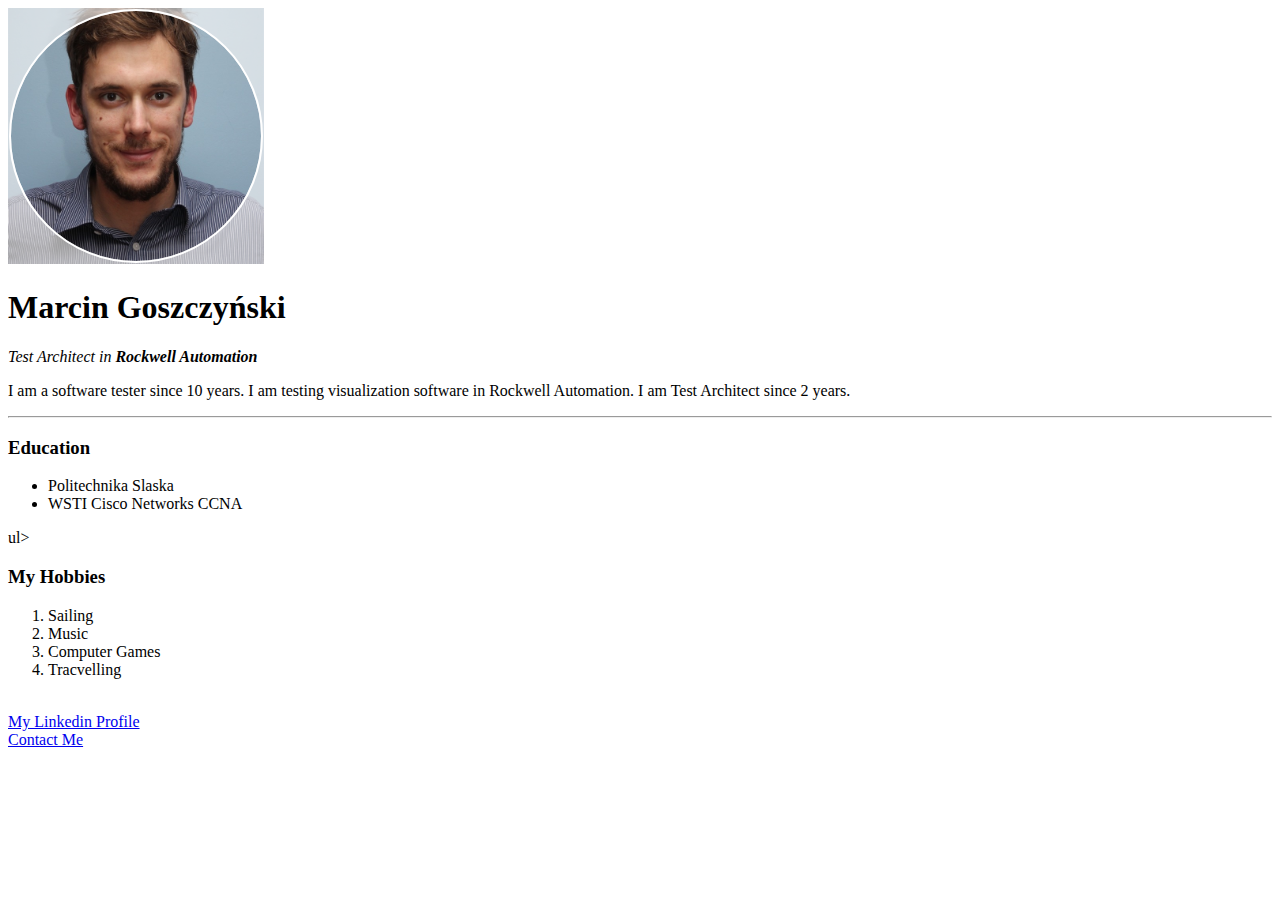
<file: day41_html/index.html>
<!DOCTYPE html>
<html>
    <head>
        <meta charset="utf-8">
        <title>Marcin's Personal Site</title>
    </head>
    <body>
    <img src="download.png">
    <h1>Marcin Goszczyński</h1>
        <p><em>Test Architect in <strong>Rockwell Automation</strong></em></p>
        <p>
            I am a software tester since 10 years. I am testing visualization software in Rockwell Automation. I am Test Architect since 2 years.
        </p>
        <hr>
        <h3>Education</h3>
        <p>
            <ul>
                <li>Politechnika Slaska</li>
                <li>WSTI Cisco Networks CCNA</li>
            </ul>ul>
        </p>
        <h3>My Hobbies</h3>
            <ol>
                <li>Sailing</li>
                <li>Music</li>
                <li>Computer Games</li>
                <li>Tracvelling</li>
            </ol>
        <br>
        <a href="https://www.linkedin.com/in/marcin-goszczy%C5%84ski-0661518a/">My Linkedin Profile</a>
        <br>
        <a href="contact.html">Contact Me</a>
    </body>
</html>
</file>
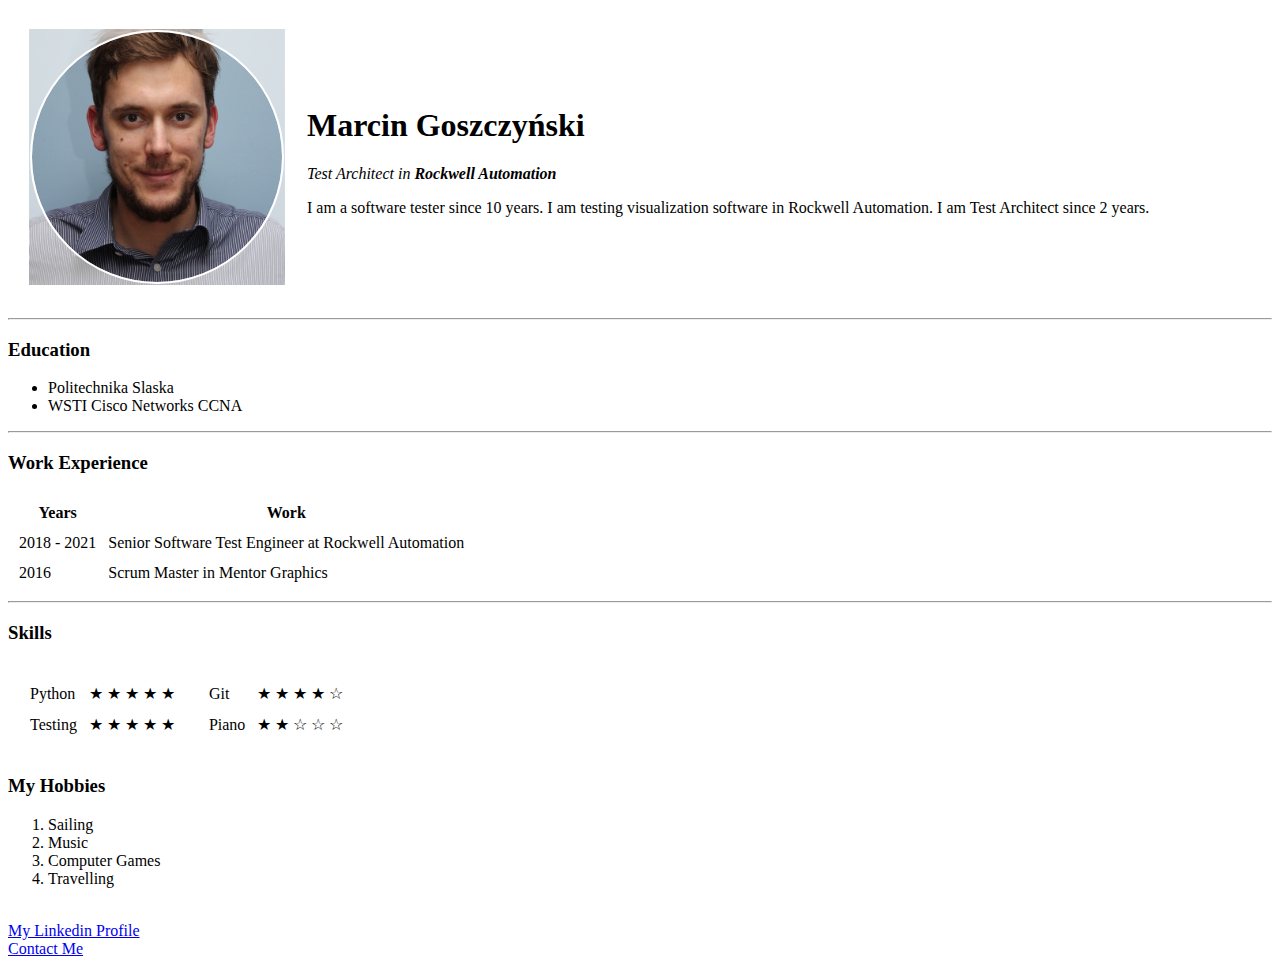
<file: day42_html_intermediate/index.html>
<!DOCTYPE html>
<html>
    <head>
        <meta charset="utf-8">
        <title>Marcin's Personal Site</title>
    </head>
    <body>
        <table cellspacing="20">
            <tr>
                <td><img src="download.png"></td>
                <td><h1>Marcin Goszczyński</h1>
                    <p><em>Test Architect in <strong>Rockwell Automation</strong></em></p>
                    <p>
                        I am a software tester since 10 years. I am testing visualization software in Rockwell Automation. I am Test Architect since 2 years.
                    </p>
                </td>
            </tr>
        </table>
        <hr>
        <h3>Education</h3>
        <p>
            <ul>
                <li>Politechnika Slaska</li>
                <li>WSTI Cisco Networks CCNA</li>
            </ul>
        </p>
        <hr>
        <h3>Work Experience</h3>
        <table cellspacing="10">
            <thead>
                <tr>
                    <th>Years</th>
                    <th>Work</th>
                </tr>
            </thead>
            <tbody>
                <tr>
                    <td>2018 - 2021</td>
                    <td>Senior Software Test Engineer at Rockwell Automation</td>
                </tr>
                <tr>
                    <td>2016</td>
                    <td>Scrum Master in Mentor Graphics</td>
                </tr>
            </tbody>
        </table>
        <hr>
        <h3>Skills</h3>
        <table cellspacing="10">
            <tr>
                <td>
                    <table cellspacing="10">
                        <tr>
                            <td>Python</td>
                            <td>★	★	★	★	★	</td>
                        </tr>
                        <tr>
                            <td>Testing</td>
                            <td>★	★	★	★	★	</td>
                        </tr>
                    </table>
                </td>
                <td>
                    <table cellspacing="10">
                        <tr>
                            <td>Git</td>
                            <td>★	★	★	★	☆   </td>
                        </tr>
                        <tr>
                            <td>Piano</td>
                            <td>★	★	☆   ☆   ☆   </td>
                        </tr>
                    </table>
                </td>
            </tr>
        </table>
        <h3>My Hobbies</h3>
            <ol>
                <li>Sailing</li>
                <li>Music</li>
                <li>Computer Games</li>
                <li>Travelling</li>
            </ol>
        <br>
        <a href="https://www.linkedin.com/in/marcin-goszczy%C5%84ski-0661518a/">My Linkedin Profile</a>
        <br>
        <a href="contact.html">Contact Me</a>
    </body>
</html>
</file>
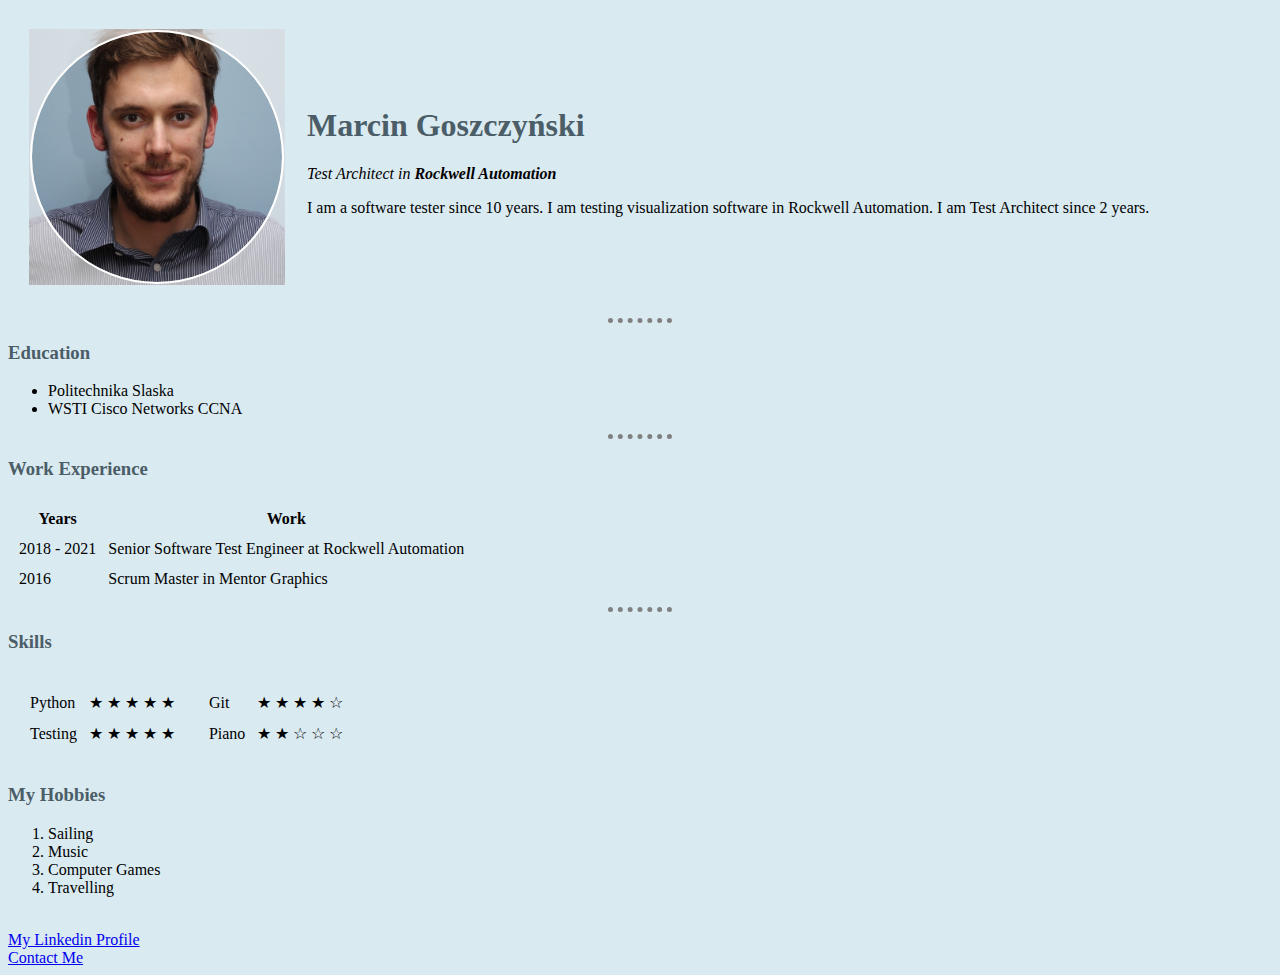
<file: day_43_css_introduction/index.html>
<!DOCTYPE html>
<html>
    <head>
        <meta charset="utf-8">
        <title>Marcin's Personal Site</title>
        <link rel="stylesheet" href="css/styles.css">
    </head>
    <body>
        <table cellspacing="20">
            <tr>
                <td><img src="download.png"></td>
                <td><h1>Marcin Goszczyński</h1>
                    <p><em>Test Architect in <strong>Rockwell Automation</strong></em></p>
                    <p>
                        I am a software tester since 10 years. I am testing visualization software in Rockwell Automation. I am Test Architect since 2 years.
                    </p>
                </td>
            </tr>
        </table>
        <hr>
        <h3>Education</h3>
        <p>
            <ul>
                <li>Politechnika Slaska</li>
                <li>WSTI Cisco Networks CCNA</li>
            </ul>
        </p>
        <hr>
        <h3>Work Experience</h3>
        <table cellspacing="10">
            <thead>
                <tr>
                    <th>Years</th>
                    <th>Work</th>
                </tr>
            </thead>
            <tbody>
                <tr>
                    <td>2018 - 2021</td>
                    <td>Senior Software Test Engineer at Rockwell Automation</td>
                </tr>
                <tr>
                    <td>2016</td>
                    <td>Scrum Master in Mentor Graphics</td>
                </tr>
            </tbody>
        </table>
        <hr>
        <h3>Skills</h3>
        <table cellspacing="10">
            <tr>
                <td>
                    <table cellspacing="10">
                        <tr>
                            <td>Python</td>
                            <td>★	★	★	★	★	</td>
                        </tr>
                        <tr>
                            <td>Testing</td>
                            <td>★	★	★	★	★	</td>
                        </tr>
                    </table>
                </td>
                <td>
                    <table cellspacing="10">
                        <tr>
                            <td>Git</td>
                            <td>★	★	★	★	☆   </td>
                        </tr>
                        <tr>
                            <td>Piano</td>
                            <td>★	★	☆   ☆   ☆   </td>
                        </tr>
                    </table>
                </td>
            </tr>
        </table>
        <h3>My Hobbies</h3>
            <ol>
                <li>Sailing</li>
                <li>Music</li>
                <li>Computer Games</li>
                <li>Travelling</li>
            </ol>
        <br>
        <a href="https://www.linkedin.com/in/marcin-goszczy%C5%84ski-0661518a/">My Linkedin Profile</a>
        <br>
        <a href="contact.html">Contact Me</a>
    </body>
</html>
</file>
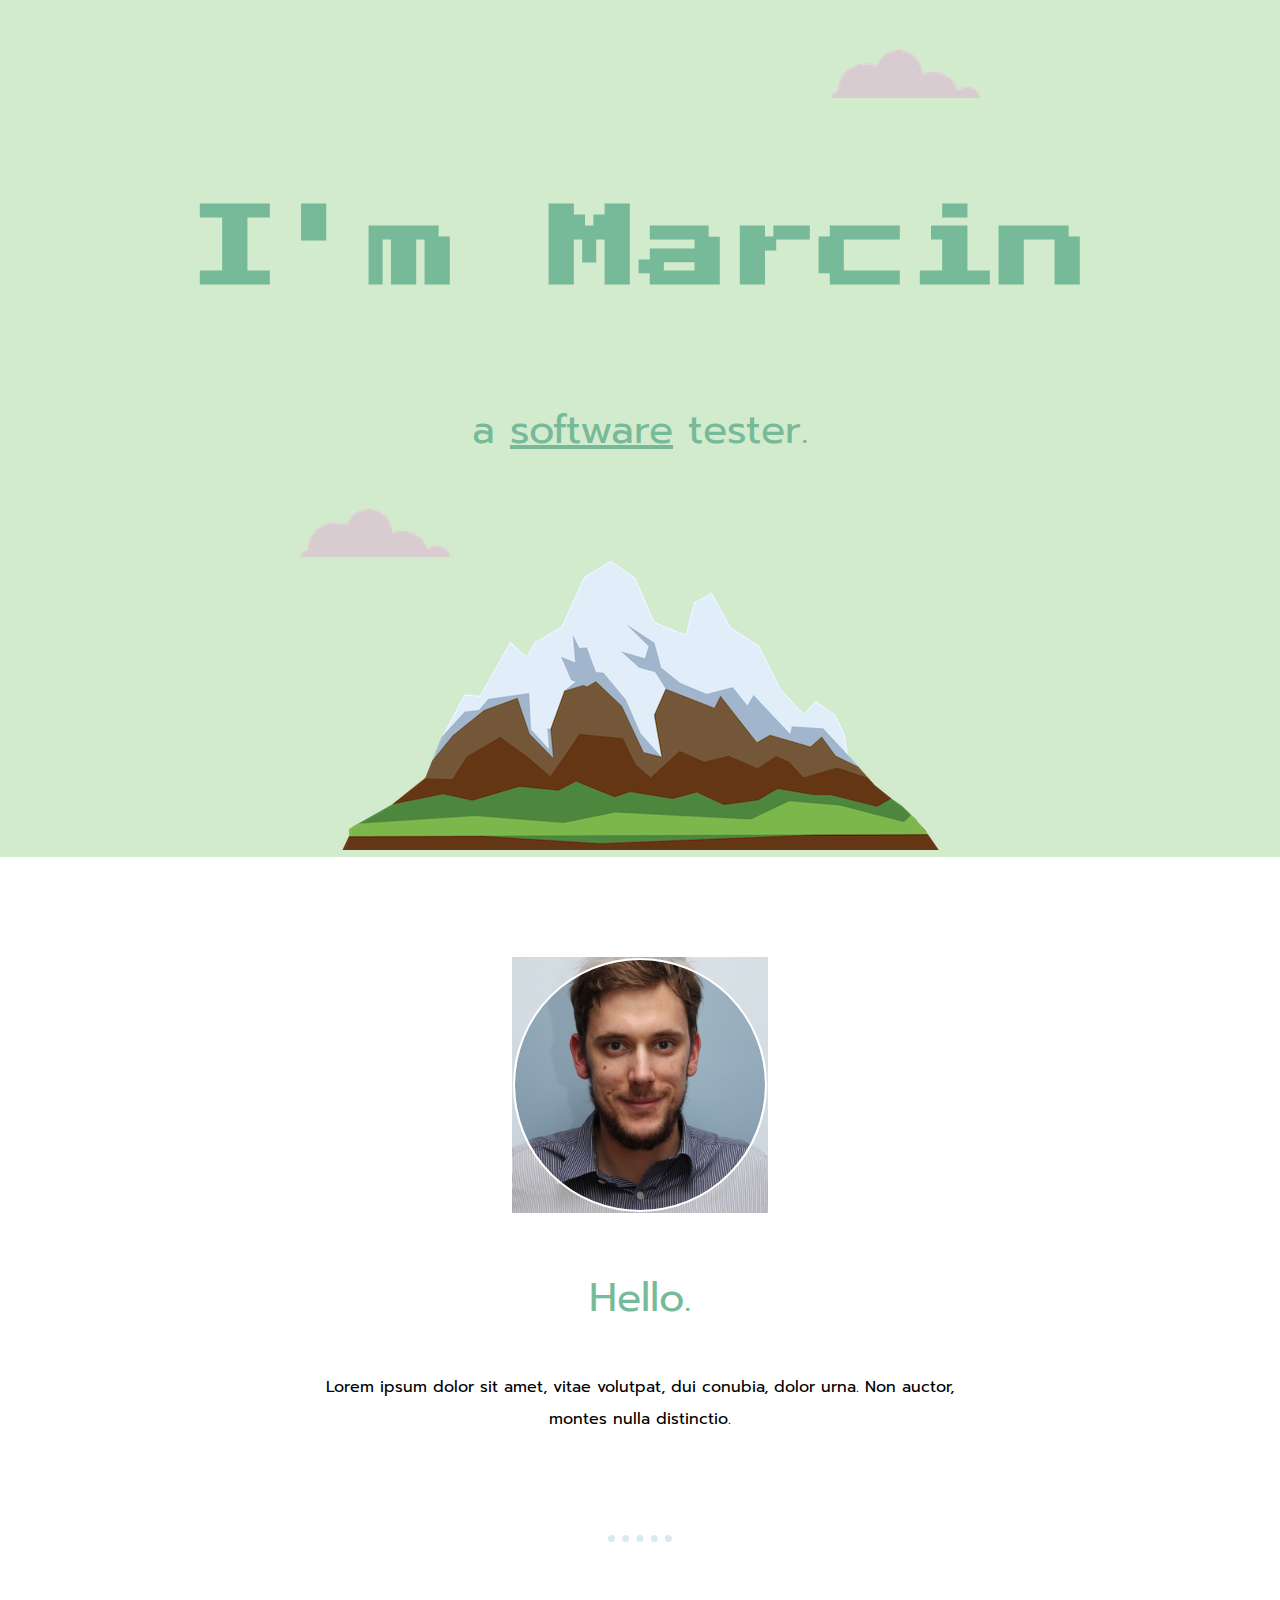
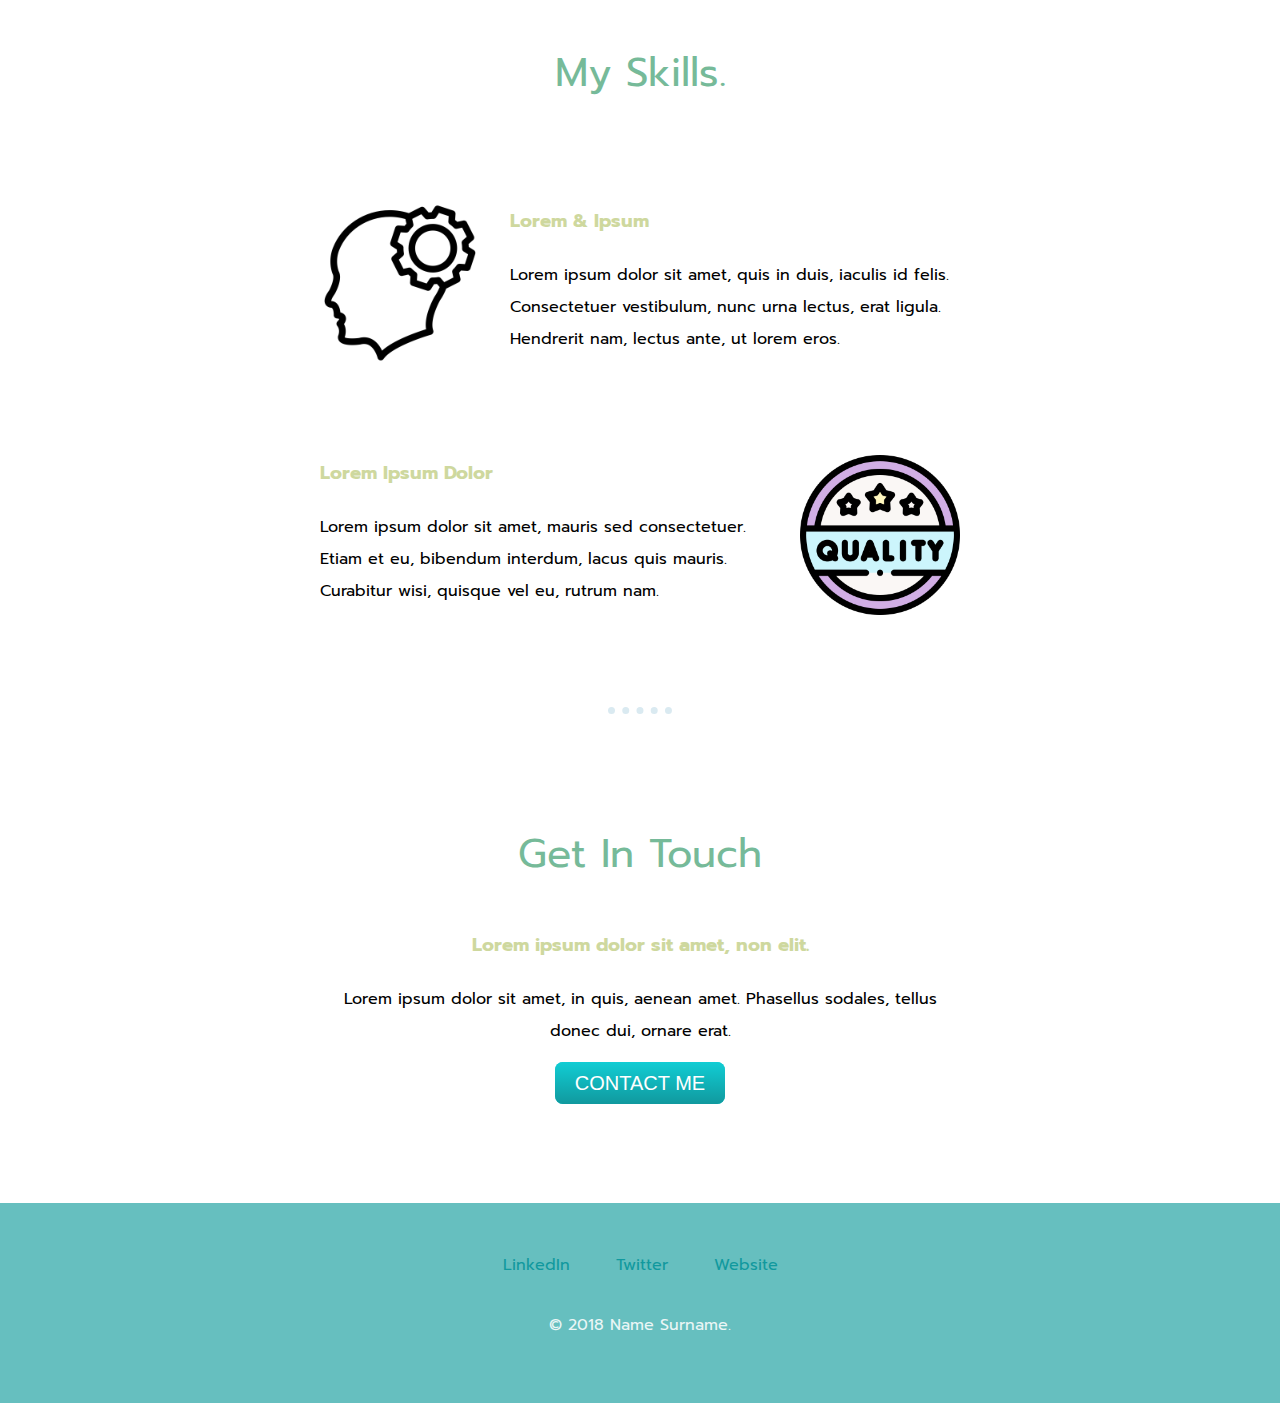
<file: day_44_css_intermediate/CSS - My Site/index.html>
<!DOCTYPE html>
<html lang="en">
<head>
    <meta charset="UTF-8">
    <title>Marcin Goszczynski</title>
    <link rel="stylesheet" href="css/styles.css">
    <link rel="icon" href="favicon.ico">
    <link rel="preconnect" href="https://fonts.googleapis.com">
    <link rel="preconnect" href="https://fonts.gstatic.com" crossorigin>
    <link href="https://fonts.googleapis.com/css2?family=Orbitron&family=Press+Start+2P&family=Prompt&family=Sacramento&display=swap" rel="stylesheet">
</head>
<body>
    <div class="top-container">
        <img class="top-cloud" src="images/cloud.png">
        <h1>I'm Marcin</h1>
        <h2>a <span class="underline">software</span> tester.</h2>
        <img class="bottom-cloud" src="images/cloud.png">
        <img src="images/mountain.png"alt="mountain-png">
    </div>
    <div class="middle-container">
        <div class="profile">
          <img src="images/download.png" alt="">
          <h2>Hello.</h2>
          <p>Lorem ipsum dolor sit amet, vitae volutpat, dui conubia, dolor urna. Non auctor, montes nulla distinctio.</p>
        </div>
        <hr>
        <div class="skills">
          <h2>My Skills.</h2>
          <div class="skill-row">
            <img class="skill1-image" src="images/3293529-200.png" alt="">
            <h3>Lorem & Ipsum</h3>
            <p>Lorem ipsum dolor sit amet, quis in duis, iaculis id felis. Consectetuer vestibulum, nunc urna lectus, erat ligula. Hendrerit nam, lectus ante, ut lorem eros.</p>
          </div>
          <div class="skill-row">
            <img class="skill2-image" src="images/quality-control.png" alt="">
            <h3>Lorem Ipsum Dolor</h3>
            <p>Lorem ipsum dolor sit amet, mauris sed consectetuer. Etiam et eu, bibendum interdum, lacus quis mauris. Curabitur wisi, quisque vel eu, rutrum nam.</p>
          </div>
        </div>
        <hr>
        <div class="contact-me">
          <h2>Get In Touch</h2>
          <h3>Lorem ipsum dolor sit amet, non elit.</h3>
          <p>Lorem ipsum dolor sit amet, in quis, aenean amet. Phasellus sodales, tellus donec dui, ornare erat.</p>
          <a class="btn" href="mailto:name@email.com">CONTACT ME</a>
        </div>
      </div>
      
      
      <div class="bottom-container">
        <a class="footer-link" href="https://www.linkedin.com/">LinkedIn</a>
        <a class="footer-link" href="https://twitter.com/">Twitter</a>
        <a class="footer-link" href="https://www.appbrewery.co/">Website</a>
        <p class="copyright">© 2018 Name Surname.</p>
      </div>
      
</body>
</html>
</file>
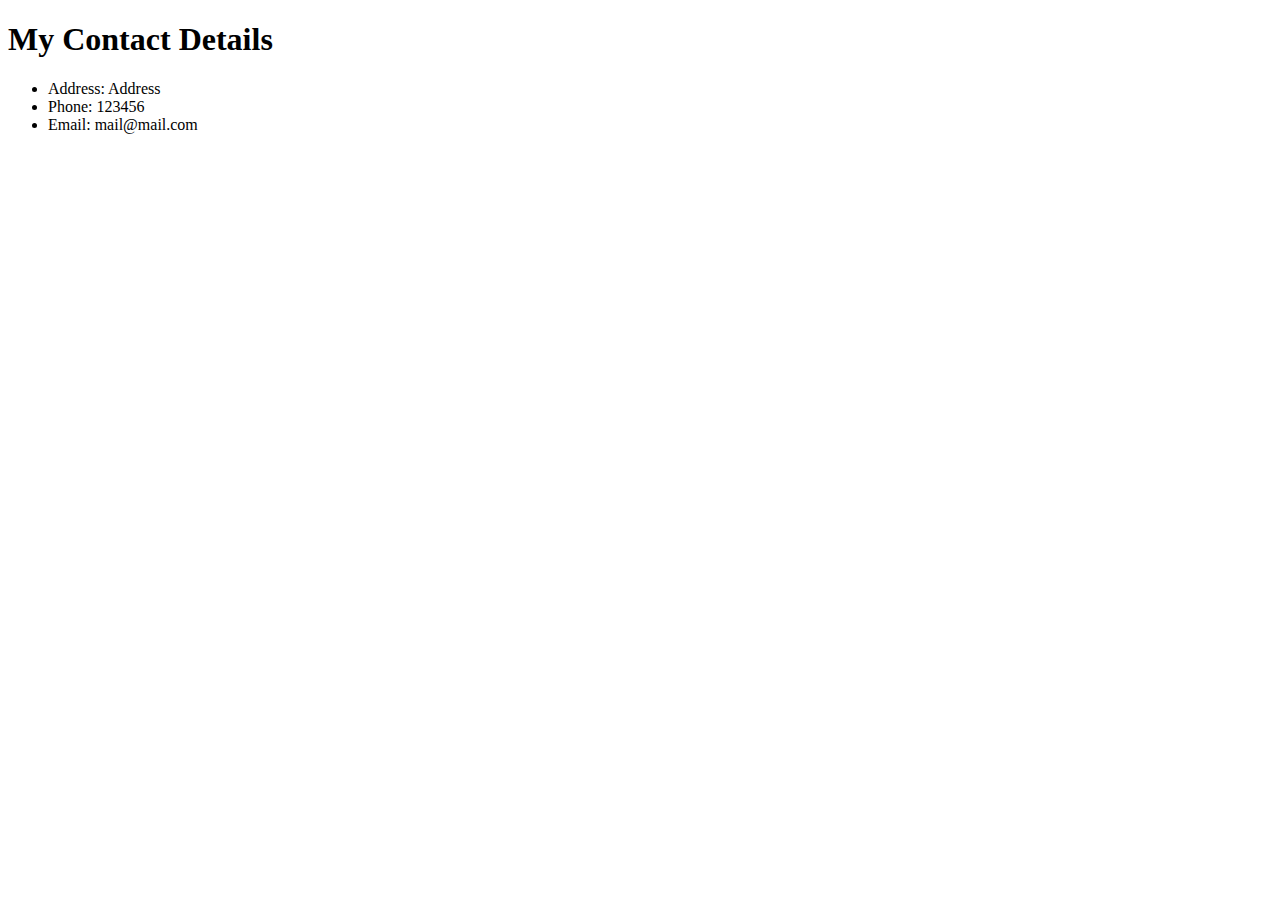
<file: day41_html/contact.html>
<!DOCTYPE html>
<html lang="en">
<head>
    <meta charset="UTF-8">
    <title>Contact Me</title>
</head>
<body>
    <h1>My Contact Details</h1>
    <ul>
        <li>Address: Address</li>
        <li>Phone: 123456</li>
        <li>Email: mail@mail.com</li>
    </ul>
</body>
</html>
</file>
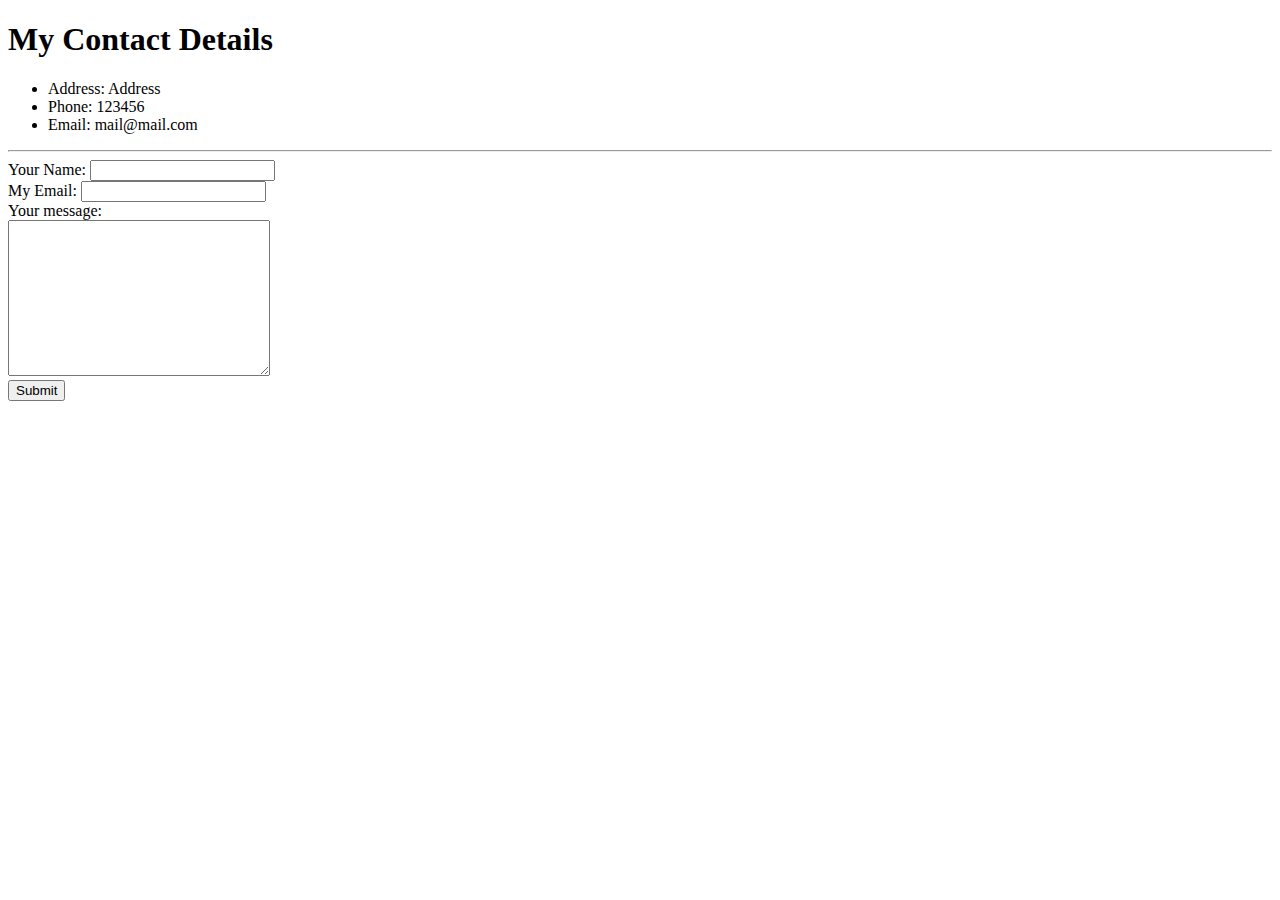
<file: day42_html_intermediate/contact.html>
<!DOCTYPE html>
<html lang="en">
<head>
    <meta charset="UTF-8">
    <title>Contact Me</title>
</head>
<body>
    <h1>My Contact Details</h1>
    <ul>
        <li>Address: Address</li>
        <li>Phone: 123456</li>
        <li>Email: mail@mail.com</li>
    </ul>
    <hr>
    <form action="mailto:marcin.goszczynski88@gmail.com" method="post" enctype="text/plain">
        <label>Your Name:</label>
        <input type="text" name="yourName" value=""><br>
        <label>My Email:</label>
        <input type="email" name="yourEmail" value=""><br>
        <label>Your message:</label><br>
        <textarea name="youMessage" rows="10" cols="30"></textarea><br>
        <input type="submit" name="">
    </form>
</body>
</html>
</file>
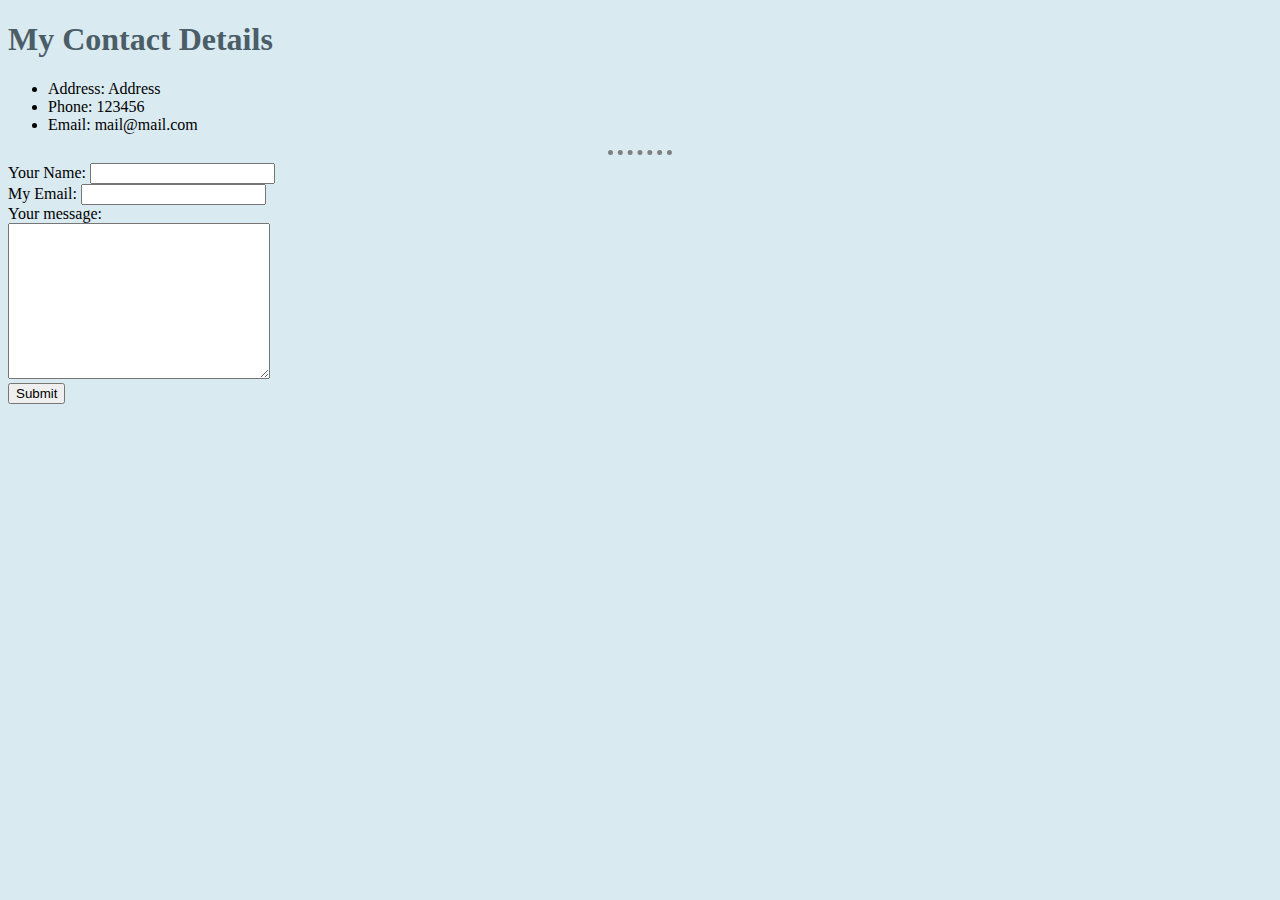
<file: day_43_css_introduction/contact.html>
<!DOCTYPE html>
<html lang="en">
<head>
    <meta charset="UTF-8">
    <title>Contact Me</title>
    <link rel="stylesheet" href="css/styles.css">
</head>
<body>
    <h1>My Contact Details</h1>
    <ul>
        <li>Address: Address</li>
        <li>Phone: 123456</li>
        <li>Email: mail@mail.com</li>
    </ul>
    <hr>
    <form action="mailto:marcin.goszczynski88@gmail.com" method="post" enctype="text/plain">
        <label>Your Name:</label>
        <input type="text" name="yourName" value=""><br>
        <label>My Email:</label>
        <input type="email" name="yourEmail" value=""><br>
        <label>Your message:</label><br>
        <textarea name="youMessage" rows="10" cols="30"></textarea><br>
        <input type="submit" name="">
    </form>
</body>
</html>
</file>
<file: day_43_css_introduction/css/styles.css>
body {
    background-color: #DAEAF1;
}
hr {
    border-style: dotted none none none;
    border-color: grey;
    border-width: 5px;
    width: 5%;
}
h1 {
    color: #4B5D67;
}
h3 {
    color: #4B5D67;
}
</file>
<file: day_44_css_intermediate/CSS - My Site/css/styles.css>
body {
    margin: 0;
    text-align: center;
    font-family: 'Prompt', sans-serif;
}

h1 {
    font-size: 5.6rem;  /*16px = 100% = 1rem*/
    margin-top: 50px auto 0 auto; /*centered, without bottom margin, order: top right bottom left*/
    font-family: 'Press Start 2P', cursive;
    color: #76BA99;
    line-height: 2;
}

h2 {
    font-size: 2.5rem;
    color: #76BA99;
    font-weight: normal;
}

h3 {
    color: #CED89E;
}

a {
    color: #CED89E;
}

hr {
    border-style: dotted none none none;
    border-color: #DAEAF1;
    border-width: 7px;
    width: 5%;
    clear: both;
    margin: 100px auto;
}

.top-container {
    background-color: #D3EBCD;
    position: relative;
    padding-top: 100px;
}


.bottom-container {
    background-color: #66BFBF;
    padding: 50px;
}

.underline {
    text-decoration: underline;
}

.top-cloud {
    position: absolute;
    top: 50px;
    right: 300px;
}

.bottom-cloud {
    position: absolute;
    left: 300px;
    bottom: 300px;
}

.skill-row {
    width: 50%;
    margin: 100px auto;
    text-align: left;
    line-height: 2;
}

.profile {
    width: 50%;
    margin: 100px auto;
    line-height: 2;
}

.contact-me {
    width: 50%;
    margin: 100px auto;
    line-height: 2;
}

.skill1-image {
    width: 25%;
    float: left;
    margin-right: 30px;
}

.skill2-image {
    width: 25%;
    float: right;
    margin-left: 30px;
}

.footer-link {
    padding: 0 20px 0 20px;
    color: #11999E;
    text-decoration: none;
}

.footer-link:hover {
    color: yellow;
}

.copyright {
    color: #EAF6F6;
    padding-top: 20px;
}

.btn {
    background: #11cdd4;
    background-image: -webkit-linear-gradient(top, #11cdd4, #11999e);
    background-image: -moz-linear-gradient(top, #11cdd4, #11999e);
    background-image: -ms-linear-gradient(top, #11cdd4, #11999e);
    background-image: -o-linear-gradient(top, #11cdd4, #11999e);
    background-image: linear-gradient(to bottom, #11cdd4, #11999e);
    -webkit-border-radius: 8;
    -moz-border-radius: 8;
    border-radius: 8px;
    font-family: Arial;
    color: #ffffff;
    font-size: 20px;
    padding: 10px 20px 10px 20px;
    text-decoration: none;
  }
  
  .btn:hover {
    background: #30e3cb;
    background-image: -webkit-linear-gradient(top, #30e3cb, #2bc4ad);
    background-image: -moz-linear-gradient(top, #30e3cb, #2bc4ad);
    background-image: -ms-linear-gradient(top, #30e3cb, #2bc4ad);
    background-image: -o-linear-gradient(top, #30e3cb, #2bc4ad);
    background-image: linear-gradient(to bottom, #30e3cb, #2bc4ad);
    text-decoration: none;
  }
</file>
